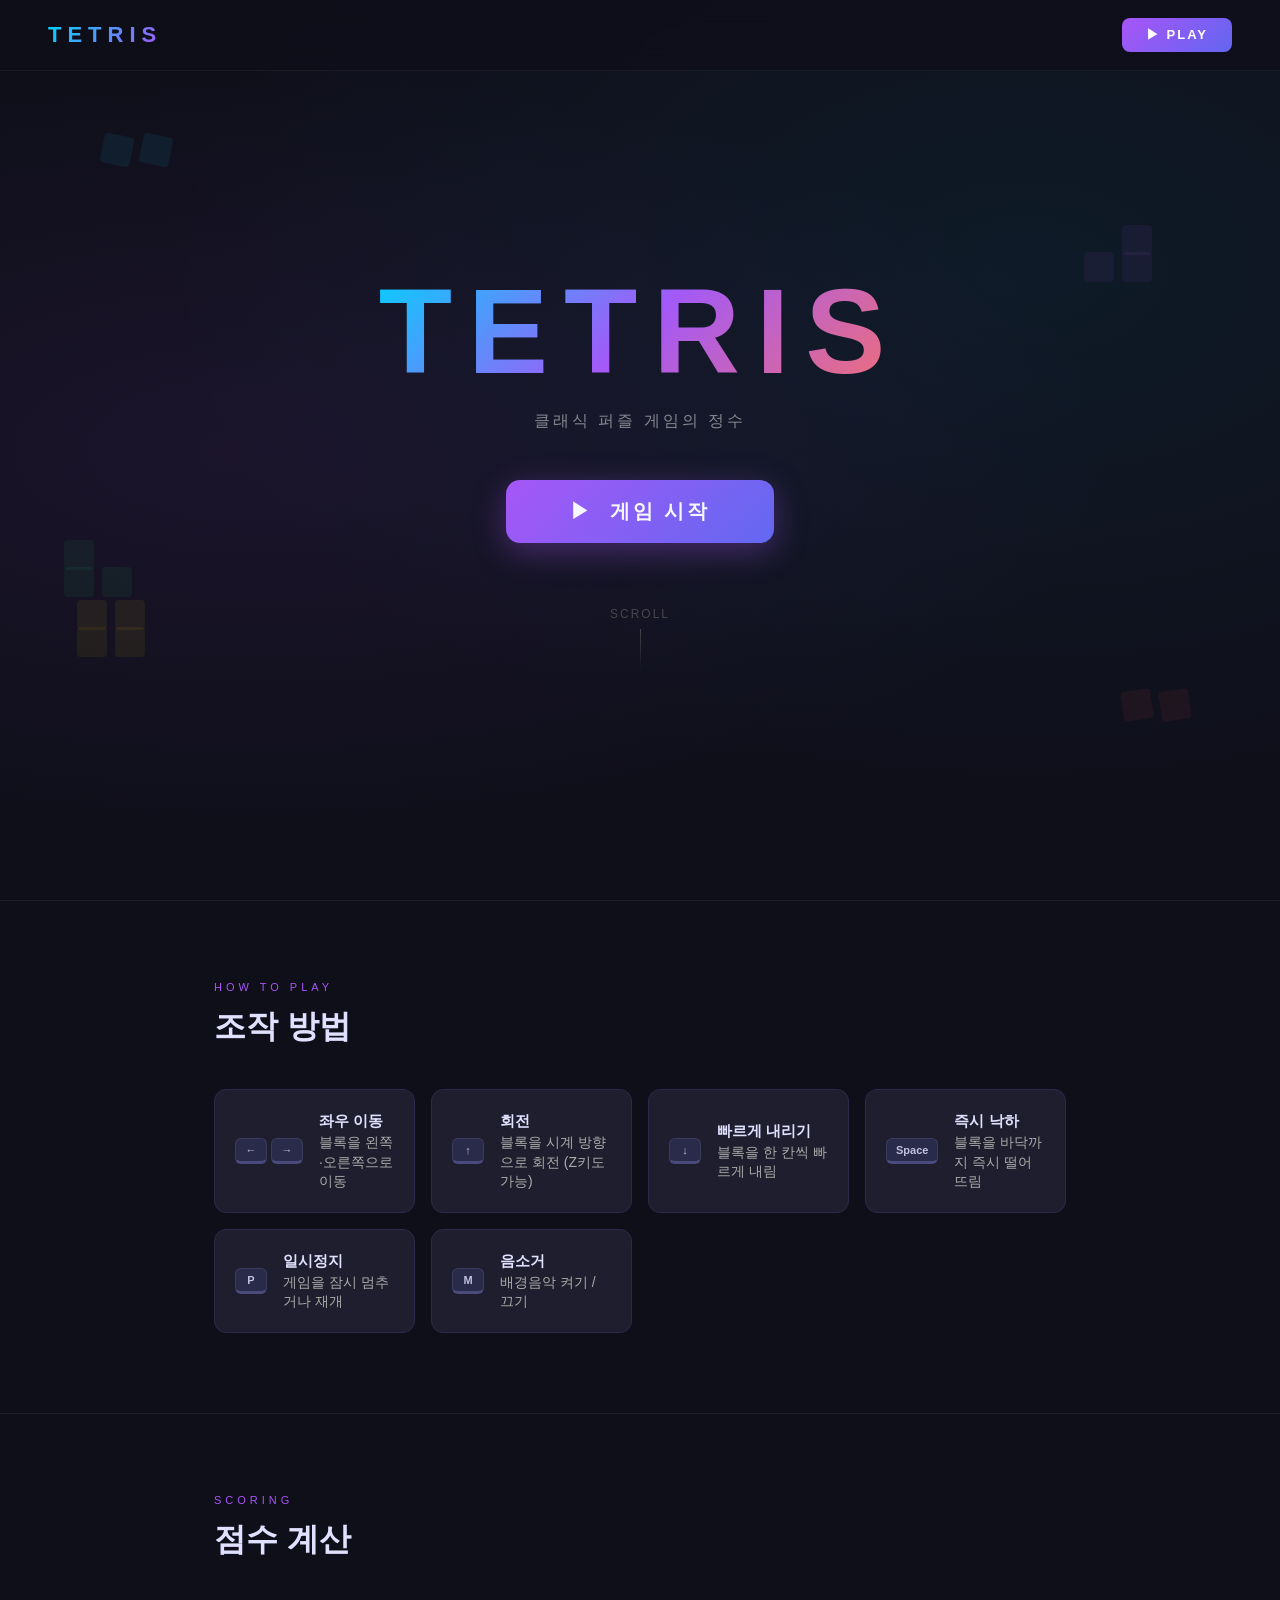
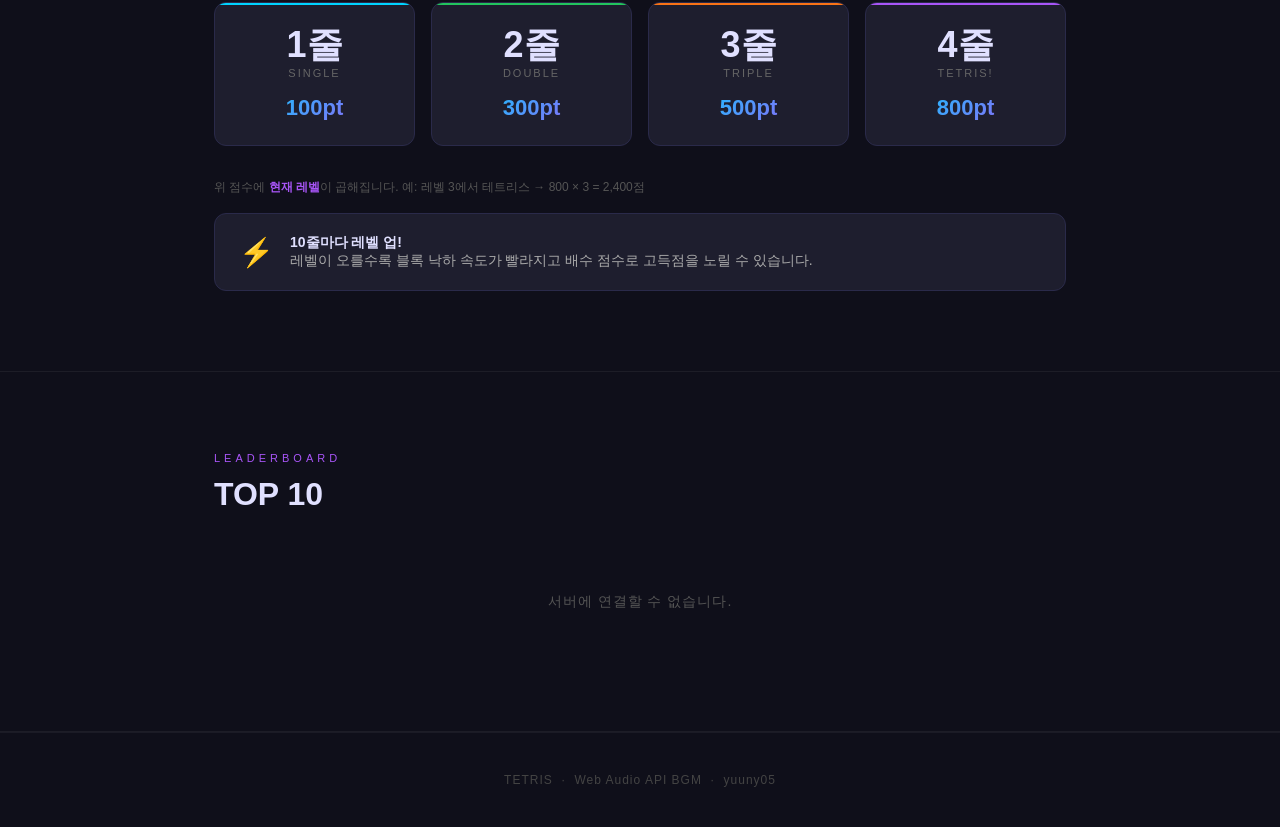
<file: src/day02/tetris/index.html>
<!DOCTYPE html>
<html lang="ko">
<head>
  <meta charset="UTF-8">
  <meta name="viewport" content="width=device-width, initial-scale=1.0">
  <title>Tetris — 클래식 퍼즐 게임</title>
  <link rel="stylesheet" href="style.css">
</head>
<body>

  <!-- 내비게이션 -->
  <nav class="nav">
    <span class="nav-logo">TETRIS</span>
    <a href="game.html" class="nav-play">▶ PLAY</a>
  </nav>

  <!-- 히어로 -->
  <section class="hero">
    <div class="hero-blocks" aria-hidden="true">
      <div class="hero-block" style="width:30px;height:30px;background:#00d4ff;top:15%;left:8%;transform:rotate(12deg)"></div>
      <div class="hero-block" style="width:30px;height:30px;background:#00d4ff;top:15%;left:11%;transform:rotate(12deg)"></div>
      <div class="hero-block" style="width:30px;height:30px;background:#a855f7;top:25%;right:10%;"></div>
      <div class="hero-block" style="width:30px;height:30px;background:#a855f7;top:28%;right:10%;"></div>
      <div class="hero-block" style="width:30px;height:30px;background:#a855f7;top:28%;right:13%;"></div>
      <div class="hero-block" style="width:30px;height:30px;background:#f7d800;bottom:30%;left:6%;"></div>
      <div class="hero-block" style="width:30px;height:30px;background:#f7d800;bottom:30%;left:9%;"></div>
      <div class="hero-block" style="width:30px;height:30px;background:#f7d800;bottom:27%;left:6%;"></div>
      <div class="hero-block" style="width:30px;height:30px;background:#f7d800;bottom:27%;left:9%;"></div>
      <div class="hero-block" style="width:30px;height:30px;background:#ef4444;bottom:20%;right:7%;transform:rotate(-8deg)"></div>
      <div class="hero-block" style="width:30px;height:30px;background:#ef4444;bottom:20%;right:10%;transform:rotate(-8deg)"></div>
      <div class="hero-block" style="width:30px;height:30px;background:#22c55e;top:60%;left:5%;"></div>
      <div class="hero-block" style="width:30px;height:30px;background:#22c55e;top:63%;left:8%;"></div>
      <div class="hero-block" style="width:30px;height:30px;background:#22c55e;top:63%;left:5%;"></div>
    </div>

    <h1 class="hero-title">TETRIS</h1>
    <p class="hero-sub">클래식 퍼즐 게임의 정수</p>
    <a href="game.html" class="hero-cta">▶ &nbsp;게임 시작</a>
    <div class="hero-scroll">SCROLL</div>
  </section>

  <hr class="divider">

  <!-- 조작 방법 -->
  <section class="section">
    <p class="section-title">HOW TO PLAY</p>
    <h2 class="section-heading">조작 방법</h2>

    <div class="controls-grid">
      <div class="control-item">
        <div class="key-group">
          <span class="key">←</span>
          <span class="key">→</span>
        </div>
        <div class="control-desc">
          <strong>좌우 이동</strong>
          블록을 왼쪽·오른쪽으로 이동
        </div>
      </div>

      <div class="control-item">
        <div class="key-group">
          <span class="key">↑</span>
        </div>
        <div class="control-desc">
          <strong>회전</strong>
          블록을 시계 방향으로 회전 (Z키도 가능)
        </div>
      </div>

      <div class="control-item">
        <div class="key-group">
          <span class="key">↓</span>
        </div>
        <div class="control-desc">
          <strong>빠르게 내리기</strong>
          블록을 한 칸씩 빠르게 내림
        </div>
      </div>

      <div class="control-item">
        <div class="key-group">
          <span class="key">Space</span>
        </div>
        <div class="control-desc">
          <strong>즉시 낙하</strong>
          블록을 바닥까지 즉시 떨어뜨림
        </div>
      </div>

      <div class="control-item">
        <div class="key-group">
          <span class="key">P</span>
        </div>
        <div class="control-desc">
          <strong>일시정지</strong>
          게임을 잠시 멈추거나 재개
        </div>
      </div>

      <div class="control-item">
        <div class="key-group">
          <span class="key">M</span>
        </div>
        <div class="control-desc">
          <strong>음소거</strong>
          배경음악 켜기 / 끄기
        </div>
      </div>
    </div>
  </section>

  <hr class="divider">

  <!-- 점수 계산 -->
  <section class="section">
    <p class="section-title">SCORING</p>
    <h2 class="section-heading">점수 계산</h2>

    <div class="score-grid">
      <div class="score-card">
        <div class="score-lines">1줄</div>
        <div class="score-label">SINGLE</div>
        <div class="score-pts">100pt</div>
      </div>
      <div class="score-card">
        <div class="score-lines">2줄</div>
        <div class="score-label">DOUBLE</div>
        <div class="score-pts">300pt</div>
      </div>
      <div class="score-card">
        <div class="score-lines">3줄</div>
        <div class="score-label">TRIPLE</div>
        <div class="score-pts">500pt</div>
      </div>
      <div class="score-card">
        <div class="score-lines">4줄</div>
        <div class="score-label">TETRIS!</div>
        <div class="score-pts">800pt</div>
      </div>
    </div>

    <div class="score-note" style="margin-bottom:16px">
      위 점수에 <span>현재 레벨</span>이 곱해집니다. 예: 레벨 3에서 테트리스 → 800 × 3 = 2,400점
    </div>

    <div class="level-info">
      <span class="level-info-icon">⚡</span>
      <div>
        <strong>10줄마다 레벨 업!</strong><br>
        레벨이 오를수록 블록 낙하 속도가 빨라지고 배수 점수로 고득점을 노릴 수 있습니다.
      </div>
    </div>
  </section>

  <hr class="divider">

  <!-- 리더보드 -->
  <section class="section">
    <p class="section-title">LEADERBOARD</p>
    <h2 class="section-heading">TOP 10</h2>
    <div class="leaderboard" id="leaderboard">
      <div class="lb-loading">불러오는 중...</div>
    </div>
  </section>

  <hr class="divider">

  <footer class="footer">
    TETRIS &nbsp;·&nbsp; Web Audio API BGM &nbsp;·&nbsp; yuuny05
  </footer>

  <script>
    const API = 'http://127.0.0.1:8000';
    const MEDALS = ['🥇', '🥈', '🥉'];
    const RANK_COLORS = ['#f7d800', '#aaaaaa', '#f97316'];

    async function loadLeaderboard() {
      const el = document.getElementById('leaderboard');
      try {
        const rows = await fetch(`${API}/api/game/leaderboard`).then(r => r.json());
        if (!rows.length) {
          el.innerHTML = '<div class="lb-empty">아직 기록이 없습니다. 첫 번째 도전자가 되세요!</div>';
          return;
        }
        el.innerHTML = rows.map(r => {
          const medal = r.rank <= 3 ? MEDALS[r.rank - 1] : r.rank;
          const color = r.rank <= 3 ? RANK_COLORS[r.rank - 1] : '#555';
          return `
            <div class="lb-row ${r.rank <= 3 ? 'lb-top' : ''}">
              <span class="lb-rank" style="color:${color}">${medal}</span>
              <span class="lb-nick">${r.nickname}</span>
              <span class="lb-score">${r.score.toLocaleString()}</span>
            </div>`;
        }).join('');
      } catch {
        el.innerHTML = '<div class="lb-empty">서버에 연결할 수 없습니다.</div>';
      }
    }

    loadLeaderboard();
  </script>
</body>
</html>
</file>
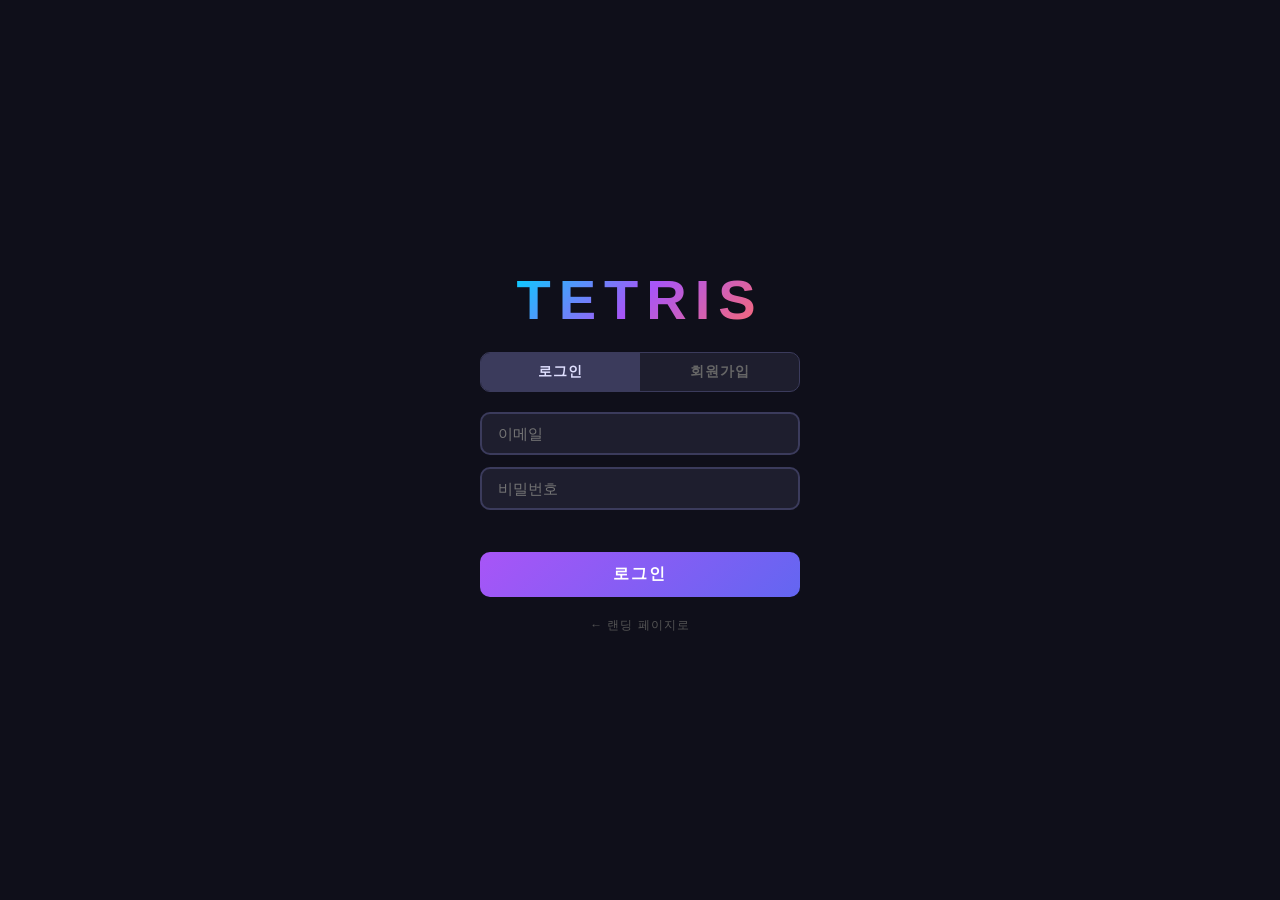
<file: src/day02/tetris/game.html>
<!DOCTYPE html>
<html lang="ko">
<head>
  <meta charset="UTF-8">
  <meta name="viewport" content="width=device-width, initial-scale=1.0">
  <title>Tetris — Play</title>
  <link rel="stylesheet" href="style.css">
</head>
<body class="game-body">

  <!-- 인증 화면 -->
  <div id="auth-screen">
    <h1>TETRIS</h1>

    <div class="auth-tabs">
      <button class="auth-tab active" data-tab="login">로그인</button>
      <button class="auth-tab" data-tab="register">회원가입</button>
    </div>

    <!-- 로그인 폼 -->
    <div id="login-form" class="auth-form">
      <input id="login-email" type="email" placeholder="이메일" autocomplete="email">
      <input id="login-password" type="password" placeholder="비밀번호" autocomplete="current-password">
      <div id="login-error" class="auth-error"></div>
      <button id="login-btn" class="auth-submit-btn">로그인</button>
    </div>

    <!-- 회원가입 폼 -->
    <div id="register-form" class="auth-form hidden">
      <input id="reg-email" type="email" placeholder="이메일" autocomplete="email">
      <input id="reg-nickname" type="text" maxlength="12" placeholder="닉네임 (최대 12자)" autocomplete="off">
      <input id="reg-password" type="password" placeholder="비밀번호 (6자 이상)" autocomplete="new-password">
      <div id="register-error" class="auth-error"></div>
      <button id="register-btn" class="auth-submit-btn">회원가입</button>
    </div>

    <a href="index.html" class="back-link">← 랜딩 페이지로</a>
  </div>

  <!-- 게임 준비 화면 (로그인 후) -->
  <div id="start-screen" class="hidden">
    <h1>TETRIS</h1>
    <p id="welcome-msg" class="start-welcome"></p>
    <div id="global-best-banner" class="global-best-banner"></div>
    <div id="best-preview" class="best-preview"></div>
    <button id="start-btn">START</button>
    <div class="key-hint">
      <span>←</span> <span>→</span> 이동 &nbsp;
      <span>↓</span> 빠르게 &nbsp;
      <span>↑</span> / <span>Z</span> 회전 &nbsp;
      <span>Space</span> 즉시 낙하 &nbsp;
      <span>P</span> 정지 &nbsp;
      <span>M</span> 음소거
    </div>
    <button id="logout-btn" class="logout-btn">로그아웃</button>
    <a href="index.html" class="back-link">← 랜딩 페이지로</a>
  </div>

  <!-- 게임 화면 -->
  <div id="game-screen">
    <canvas id="board" width="300" height="600"></canvas>

    <div id="panel">
      <div class="panel-box">
        <div class="panel-label">Player</div>
        <div class="panel-value" id="player-name">—</div>
      </div>
      <div class="panel-box">
        <div class="panel-label">Score</div>
        <div class="panel-value" id="score-value">0</div>
      </div>
      <div class="panel-box">
        <div class="panel-label">Level</div>
        <div class="panel-value" id="level-value">1</div>
      </div>
      <div class="panel-box">
        <div class="panel-label">My Best</div>
        <div class="panel-value" id="best-value">—</div>
      </div>
      <div class="panel-box">
        <div class="panel-label">Global Best</div>
        <div class="panel-value" id="global-best-value">—</div>
        <div class="panel-label-sm" id="global-best-player"></div>
      </div>
      <div class="panel-box">
        <div class="panel-label-sm">NEXT</div>
        <canvas id="next-canvas" width="120" height="120"></canvas>
      </div>
      <button class="panel-btn" id="pause-btn">일시정지 (P)</button>
      <button class="panel-btn" id="mute-btn">🔊 음소거 (M)</button>
    </div>
  </div>

  <!-- 오버레이 -->
  <div id="overlay">
    <div class="overlay-box">
      <h2 id="overlay-title">GAME OVER</h2>
      <div class="final-score" id="overlay-score"></div>
      <p id="overlay-sub"></p>
      <div class="overlay-best" id="overlay-best"></div>
      <div class="overlay-global" id="overlay-global"></div>
      <button class="overlay-btn" id="overlay-btn">다시 시작</button>
    </div>
  </div>

  <script src="audio.js"></script>
  <script src="game.js"></script>
</body>
</html>
</file>
<file: src/day02/tetris/style.css>
/* ── 공통 리셋 ── */
* { margin: 0; padding: 0; box-sizing: border-box; }

body {
  background: #0f0f1a;
  color: #fff;
  font-family: 'Segoe UI', sans-serif;
}

/* ════════════════════════════════════
   LANDING PAGE
   ════════════════════════════════════ */

/* 내비게이션 */
.nav {
  position: fixed;
  top: 0; left: 0; right: 0;
  z-index: 100;
  display: flex;
  align-items: center;
  justify-content: space-between;
  padding: 18px 48px;
  background: rgba(15, 15, 26, 0.85);
  backdrop-filter: blur(12px);
  border-bottom: 1px solid rgba(255,255,255,0.05);
}

.nav-logo {
  font-size: 22px;
  font-weight: 900;
  letter-spacing: 6px;
  background: linear-gradient(135deg, #00d4ff, #a855f7);
  -webkit-background-clip: text;
  -webkit-text-fill-color: transparent;
  background-clip: text;
}

.nav-play {
  background: linear-gradient(135deg, #a855f7, #6366f1);
  border: none;
  border-radius: 8px;
  color: #fff;
  font-size: 13px;
  font-weight: 700;
  padding: 8px 24px;
  letter-spacing: 2px;
  cursor: pointer;
  text-decoration: none;
  transition: opacity 0.2s, transform 0.1s;
  display: inline-block;
}

.nav-play:hover { opacity: 0.85; transform: translateY(-1px); }

/* 히어로 */
.hero {
  min-height: 100vh;
  display: flex;
  flex-direction: column;
  align-items: center;
  justify-content: center;
  text-align: center;
  padding: 100px 24px 60px;
  position: relative;
  overflow: hidden;
}

/* 배경 장식 블록 */
.hero::before {
  content: '';
  position: absolute;
  inset: 0;
  background:
    radial-gradient(ellipse at 20% 50%, rgba(168,85,247,0.08) 0%, transparent 60%),
    radial-gradient(ellipse at 80% 30%, rgba(0,212,255,0.06) 0%, transparent 60%);
  pointer-events: none;
}

.hero-blocks {
  position: absolute;
  inset: 0;
  pointer-events: none;
  overflow: hidden;
}

.hero-block {
  position: absolute;
  border-radius: 4px;
  opacity: 0.07;
}

.hero-title {
  font-size: clamp(64px, 12vw, 120px);
  font-weight: 900;
  letter-spacing: 16px;
  line-height: 1;
  background: linear-gradient(135deg, #00d4ff 0%, #a855f7 50%, #ff6b6b 100%);
  -webkit-background-clip: text;
  -webkit-text-fill-color: transparent;
  background-clip: text;
  margin-bottom: 20px;
}

.hero-sub {
  font-size: 16px;
  color: #888;
  letter-spacing: 3px;
  margin-bottom: 48px;
}

.hero-cta {
  display: inline-block;
  background: linear-gradient(135deg, #a855f7, #6366f1);
  border: none;
  border-radius: 14px;
  color: #fff;
  font-size: 20px;
  font-weight: 700;
  padding: 18px 64px;
  letter-spacing: 3px;
  cursor: pointer;
  text-decoration: none;
  transition: opacity 0.2s, transform 0.15s, box-shadow 0.2s;
  box-shadow: 0 8px 32px rgba(168,85,247,0.35);
}

.hero-cta:hover {
  opacity: 0.9;
  transform: translateY(-3px);
  box-shadow: 0 12px 40px rgba(168,85,247,0.5);
}

.hero-cta:active { transform: translateY(0); }

.hero-scroll {
  margin-top: 64px;
  color: #444;
  font-size: 12px;
  letter-spacing: 2px;
  display: flex;
  flex-direction: column;
  align-items: center;
  gap: 8px;
}

.hero-scroll::after {
  content: '';
  width: 1px;
  height: 40px;
  background: linear-gradient(to bottom, #444, transparent);
}

/* 섹션 공통 */
.section {
  max-width: 900px;
  margin: 0 auto;
  padding: 80px 24px;
}

.section-title {
  font-size: 11px;
  letter-spacing: 4px;
  color: #a855f7;
  text-transform: uppercase;
  margin-bottom: 12px;
}

.section-heading {
  font-size: 32px;
  font-weight: 800;
  margin-bottom: 40px;
  color: #e0e0ff;
}

/* 구분선 */
.divider {
  border: none;
  border-top: 1px solid rgba(255,255,255,0.06);
}

/* 조작 방법 */
.controls-grid {
  display: grid;
  grid-template-columns: repeat(auto-fit, minmax(200px, 1fr));
  gap: 16px;
}

.control-item {
  background: #1e1e2e;
  border: 1px solid #2a2a4a;
  border-radius: 12px;
  padding: 20px;
  display: flex;
  align-items: center;
  gap: 16px;
}

.key-group {
  display: flex;
  gap: 4px;
  flex-shrink: 0;
}

.key {
  background: #2a2a4a;
  border: 1px solid #3b3b5c;
  border-bottom: 3px solid #4a4a7c;
  border-radius: 6px;
  color: #c0c0e0;
  font-size: 11px;
  font-weight: 600;
  padding: 5px 9px;
  min-width: 32px;
  text-align: center;
  white-space: nowrap;
}

.control-desc {
  font-size: 14px;
  color: #aaa;
  line-height: 1.4;
}

.control-desc strong {
  display: block;
  color: #e0e0ff;
  font-size: 15px;
  margin-bottom: 2px;
}

/* 점수 계산 */
.score-grid {
  display: grid;
  grid-template-columns: repeat(auto-fit, minmax(160px, 1fr));
  gap: 16px;
  margin-bottom: 32px;
}

.score-card {
  background: #1e1e2e;
  border: 1px solid #2a2a4a;
  border-radius: 12px;
  padding: 24px 20px;
  text-align: center;
  position: relative;
  overflow: hidden;
  transition: border-color 0.2s, transform 0.2s;
}

.score-card:hover {
  border-color: #a855f7;
  transform: translateY(-4px);
}

.score-card::before {
  content: '';
  position: absolute;
  top: 0; left: 0; right: 0;
  height: 2px;
}

.score-card:nth-child(1)::before { background: #00d4ff; }
.score-card:nth-child(2)::before { background: #22c55e; }
.score-card:nth-child(3)::before { background: #f97316; }
.score-card:nth-child(4)::before { background: #a855f7; }

.score-lines {
  font-size: 36px;
  font-weight: 900;
  color: #e0e0ff;
  line-height: 1;
  margin-bottom: 4px;
}

.score-label {
  font-size: 11px;
  color: #666;
  letter-spacing: 2px;
  text-transform: uppercase;
  margin-bottom: 16px;
}

.score-pts {
  font-size: 22px;
  font-weight: 700;
  background: linear-gradient(135deg, #00d4ff, #a855f7);
  -webkit-background-clip: text;
  -webkit-text-fill-color: transparent;
  background-clip: text;
}

.score-note {
  font-size: 12px;
  color: #555;
  line-height: 1.6;
}

.score-note span {
  color: #a855f7;
  font-weight: 600;
}

/* 레벨 설명 */
.level-info {
  background: #1e1e2e;
  border: 1px solid #2a2a4a;
  border-radius: 12px;
  padding: 20px 24px;
  display: flex;
  align-items: center;
  gap: 16px;
  font-size: 14px;
  color: #aaa;
}

.level-info-icon {
  font-size: 28px;
  flex-shrink: 0;
}

.level-info strong { color: #e0e0ff; }

/* 리더보드 */
.leaderboard {
  display: flex;
  flex-direction: column;
  gap: 8px;
}

.lb-row {
  display: grid;
  grid-template-columns: 48px 1fr auto;
  align-items: center;
  gap: 16px;
  background: #1e1e2e;
  border: 1px solid #2a2a4a;
  border-radius: 10px;
  padding: 14px 20px;
  transition: border-color 0.2s, transform 0.15s;
}

.lb-row:hover {
  border-color: #3b3b5c;
  transform: translateX(4px);
}

.lb-top {
  border-color: #2a2a4a;
  background: linear-gradient(90deg, #1e1e2e, #1a1a2e);
}

.lb-rank {
  font-size: 20px;
  font-weight: 900;
  text-align: center;
}

.lb-nick {
  font-size: 15px;
  color: #e0e0ff;
  letter-spacing: 0.5px;
  overflow: hidden;
  text-overflow: ellipsis;
  white-space: nowrap;
}

.lb-score {
  font-size: 18px;
  font-weight: 700;
  background: linear-gradient(135deg, #00d4ff, #a855f7);
  -webkit-background-clip: text;
  -webkit-text-fill-color: transparent;
  background-clip: text;
  white-space: nowrap;
}

.lb-loading, .lb-empty {
  text-align: center;
  color: #555;
  font-size: 14px;
  padding: 40px 0;
  letter-spacing: 1px;
}

/* 푸터 */
.footer {
  text-align: center;
  padding: 40px 24px;
  border-top: 1px solid rgba(255,255,255,0.05);
  color: #444;
  font-size: 12px;
  letter-spacing: 1px;
}

/* ════════════════════════════════════
   GAME PAGE
   ════════════════════════════════════ */

.game-body {
  display: flex;
  justify-content: center;
  align-items: center;
  min-height: 100vh;
}

/* 공통 유틸 */
.hidden { display: none !important; }

/* ── 인증 화면 ── */
#auth-screen {
  display: flex;
  flex-direction: column;
  align-items: center;
  gap: 20px;
  width: 320px;
}

#auth-screen h1 {
  font-size: 56px;
  font-weight: 900;
  letter-spacing: 8px;
  background: linear-gradient(135deg, #00d4ff, #a855f7, #ff6b6b);
  -webkit-background-clip: text;
  -webkit-text-fill-color: transparent;
  background-clip: text;
}

.auth-tabs {
  display: flex;
  gap: 0;
  background: #1e1e2e;
  border: 1px solid #3b3b5c;
  border-radius: 10px;
  overflow: hidden;
  width: 100%;
}

.auth-tab {
  flex: 1;
  background: transparent;
  border: none;
  color: #666;
  font-size: 14px;
  font-weight: 600;
  padding: 10px 0;
  cursor: pointer;
  letter-spacing: 1px;
  transition: background 0.2s, color 0.2s;
}

.auth-tab.active {
  background: #3b3b5c;
  color: #e0e0ff;
}

.auth-form {
  display: flex;
  flex-direction: column;
  gap: 12px;
  width: 100%;
}

.auth-form input {
  background: #1e1e2e;
  border: 2px solid #3b3b5c;
  border-radius: 10px;
  color: #fff;
  font-size: 15px;
  padding: 11px 16px;
  outline: none;
  transition: border-color 0.2s;
  width: 100%;
}

.auth-form input:focus { border-color: #a855f7; }

.auth-error {
  color: #ef4444;
  font-size: 13px;
  min-height: 18px;
  text-align: center;
  letter-spacing: 0.5px;
}

.auth-submit-btn {
  background: linear-gradient(135deg, #a855f7, #6366f1);
  border: none;
  border-radius: 10px;
  color: #fff;
  font-size: 16px;
  font-weight: 700;
  padding: 12px;
  cursor: pointer;
  letter-spacing: 2px;
  transition: opacity 0.2s, transform 0.1s;
  width: 100%;
}

.auth-submit-btn:hover { opacity: 0.85; transform: translateY(-1px); }
.auth-submit-btn:active { transform: translateY(0); }
.auth-submit-btn:disabled { opacity: 0.6; cursor: default; transform: none; }

/* ── 게임 준비 화면 ── */
#start-screen {
  display: flex;
  flex-direction: column;
  align-items: center;
  gap: 20px;
}

#start-screen h1 {
  font-size: 56px;
  font-weight: 900;
  letter-spacing: 8px;
  background: linear-gradient(135deg, #00d4ff, #a855f7, #ff6b6b);
  -webkit-background-clip: text;
  -webkit-text-fill-color: transparent;
  background-clip: text;
}

.start-welcome {
  color: #aaa;
  font-size: 15px;
  letter-spacing: 1px;
}

.global-best-banner {
  font-size: 13px;
  color: #f7d800;
  letter-spacing: 1px;
  text-align: center;
  min-height: 18px;
}

#start-btn {
  background: linear-gradient(135deg, #a855f7, #6366f1);
  border: none;
  border-radius: 10px;
  color: #fff;
  font-size: 18px;
  font-weight: 700;
  padding: 12px 48px;
  cursor: pointer;
  letter-spacing: 2px;
  transition: opacity 0.2s, transform 0.1s;
}

#start-btn:hover { opacity: 0.85; transform: translateY(-2px); }
#start-btn:active { transform: translateY(0); }

.logout-btn {
  background: transparent;
  border: 1px solid #3b3b5c;
  border-radius: 8px;
  color: #555;
  font-size: 12px;
  padding: 6px 18px;
  cursor: pointer;
  letter-spacing: 1px;
  transition: border-color 0.2s, color 0.2s;
}

.logout-btn:hover { border-color: #ef4444; color: #ef4444; }

.key-hint {
  color: #555;
  font-size: 12px;
  line-height: 1.8;
  text-align: center;
}

.key-hint span {
  display: inline-block;
  background: #1e1e2e;
  border: 1px solid #3b3b5c;
  border-radius: 4px;
  padding: 1px 6px;
  font-size: 11px;
  color: #aaa;
}

.best-preview {
  min-height: 18px;
  font-size: 13px;
  color: #a855f7;
  letter-spacing: 1px;
}

.back-link {
  color: #555;
  font-size: 12px;
  text-decoration: none;
  letter-spacing: 1px;
  transition: color 0.2s;
}

.back-link:hover { color: #a855f7; }

/* 게임 화면 */
#game-screen {
  display: none;
  gap: 24px;
  align-items: flex-start;
}

canvas {
  border: 2px solid #2a2a4a;
  border-radius: 8px;
  display: block;
  box-shadow: 0 0 40px rgba(168, 85, 247, 0.15);
}

/* 사이드 패널 */
#panel {
  display: flex;
  flex-direction: column;
  gap: 16px;
  width: 160px;
}

.panel-box {
  background: #1e1e2e;
  border: 1px solid #2a2a4a;
  border-radius: 10px;
  padding: 14px 16px;
}

.panel-label {
  color: #666;
  font-size: 10px;
  letter-spacing: 2px;
  text-transform: uppercase;
  margin-bottom: 6px;
}

.panel-value {
  font-size: 22px;
  font-weight: 700;
  color: #e0e0ff;
  word-break: break-all;
}

#score-value {
  font-size: 28px;
  background: linear-gradient(135deg, #00d4ff, #a855f7);
  -webkit-background-clip: text;
  -webkit-text-fill-color: transparent;
  background-clip: text;
}

.panel-label-sm {
  color: #555;
  font-size: 10px;
  letter-spacing: 1px;
  margin-bottom: 4px;
}

#next-canvas {
  display: block;
  margin: 0 auto;
  border: none;
  box-shadow: none;
}

.panel-btn {
  width: 100%;
  background: #2a2a4a;
  border: 1px solid #3b3b5c;
  border-radius: 8px;
  color: #aaa;
  font-size: 13px;
  padding: 10px;
  cursor: pointer;
  letter-spacing: 1px;
  transition: background 0.2s;
}

.panel-btn:hover { background: #3b3b5c; color: #fff; }

/* 오버레이 */
#overlay {
  display: none;
  position: fixed;
  inset: 0;
  background: rgba(0, 0, 0, 0.75);
  justify-content: center;
  align-items: center;
  z-index: 10;
}

#overlay.show { display: flex; }

.overlay-box {
  background: #1e1e2e;
  border: 1px solid #3b3b5c;
  border-radius: 16px;
  padding: 40px 48px;
  text-align: center;
  display: flex;
  flex-direction: column;
  align-items: center;
  gap: 16px;
}

.overlay-box h2 {
  font-size: 32px;
  font-weight: 900;
  letter-spacing: 4px;
}

.overlay-box .final-score {
  color: #a855f7;
  font-size: 40px;
  font-weight: 700;
}

.overlay-box p { color: #888; font-size: 14px; }

.overlay-btn {
  background: linear-gradient(135deg, #a855f7, #6366f1);
  border: none;
  border-radius: 10px;
  color: #fff;
  font-size: 16px;
  font-weight: 700;
  padding: 10px 36px;
  cursor: pointer;
  letter-spacing: 1px;
  margin-top: 8px;
  transition: opacity 0.2s;
}

.overlay-btn:hover { opacity: 0.85; }

.overlay-best {
  font-size: 14px;
  color: #888;
  letter-spacing: 1px;
}

.overlay-best.new-record {
  font-size: 18px;
  font-weight: 700;
  color: #f7d800;
  text-shadow: 0 0 12px rgba(247, 216, 0, 0.5);
}

.overlay-global {
  font-size: 13px;
  color: #666;
  letter-spacing: 1px;
}

.overlay-global.global-champ {
  font-size: 16px;
  font-weight: 700;
  color: #f97316;
  text-shadow: 0 0 12px rgba(249, 115, 22, 0.5);
}

#best-value {
  font-size: 20px;
  color: #a855f7;
}

#global-best-value {
  font-size: 18px;
  color: #f7d800;
}

#global-best-player {
  color: #555;
  font-size: 11px;
  margin-top: 2px;
  white-space: nowrap;
  overflow: hidden;
  text-overflow: ellipsis;
}
</file>
